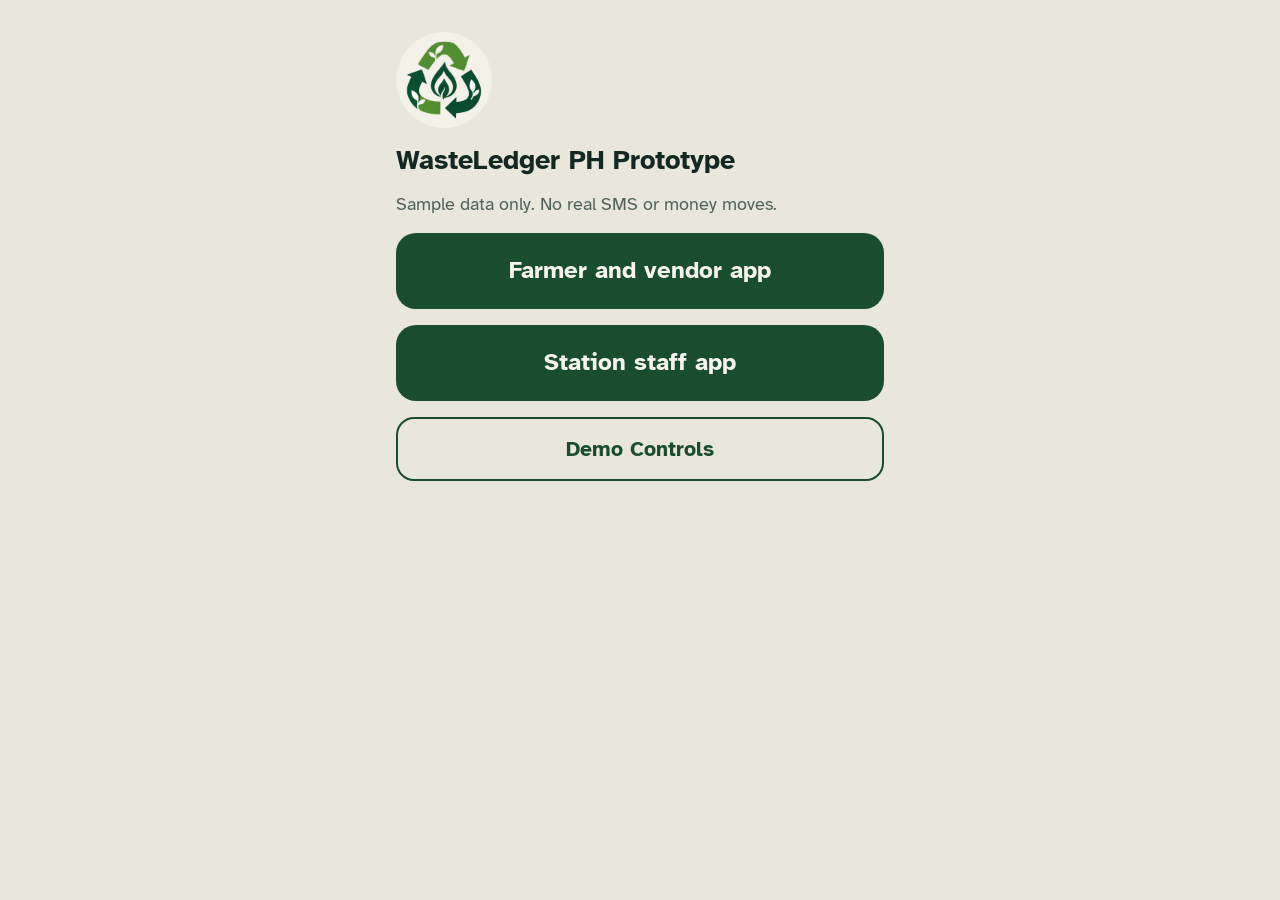
<file: app/index.html>
<!doctype html>
<html lang="fil">
<head>
<meta charset="utf-8">
<meta name="viewport" content="width=device-width, initial-scale=1">
<meta name="theme-color" content="#1A4D2E">
<title>WasteLedger PH Prototype</title>
<link rel="manifest" href="manifest.json">
<link rel="icon" type="image/png" href="assets/icons/icon-192.png">
<link rel="apple-touch-icon" href="assets/icons/apple-touch-icon.png">
<link href="https://fonts.googleapis.com/css2?family=Atkinson+Hyperlegible:wght@400;700&display=swap" rel="stylesheet">
<link rel="stylesheet" href="assets/css/tokens.css">
<link rel="stylesheet" href="assets/css/components.css">
</head>
<body>
<main class="page stack">
  <img src="assets/images/logo.png" alt="" width="96" height="96">
  <h1>WasteLedger PH Prototype</h1>
  <p class="sub">Sample data only. No real SMS or money moves.</p>
  <p class="error" id="launcher-error" role="alert" hidden></p>
  <p class="sub" id="launcher-checking">Checking the database…</p>
  <div id="launcher-setup" hidden>
    <div class="note warn">
      <p><b>The database is not set up yet.</b> Start MySQL in the XAMPP Control Panel, then press the button.</p>
    </div>
    <button class="btn big" id="install-btn" type="button">Set up demo database</button>
  </div>
  <div id="launcher-apps" class="stack" hidden>
    <a class="btn big" href="pages/supplier/dashboard.html">Farmer and vendor app</a>
    <a class="btn big" href="pages/station/dashboard.html">Station staff app</a>
    <a class="btn outline" href="pages/demo/dashboard.html">Demo Controls</a>
  </div>
</main>
<script src="js/core/utils.js"></script>
<script src="js/services/local-db.js"></script>
<script src="js/services/api.js"></script>
<script src="js/app.js"></script>
<script src="js/services/sw-register.js"></script>
</body>
</html>
</file>
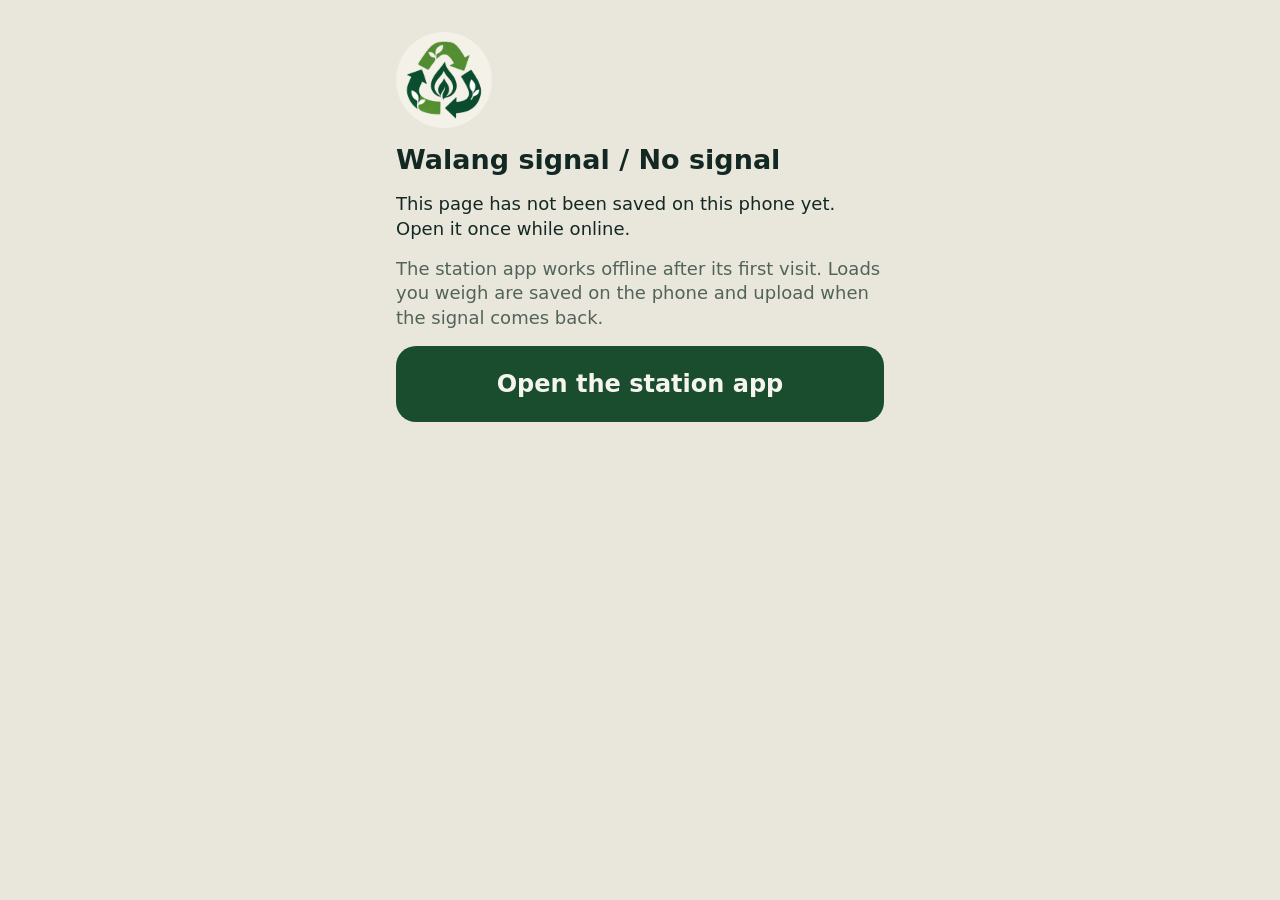
<file: app/offline.html>
<!doctype html>
<html lang="fil">
<head>
<meta charset="utf-8">
<meta name="viewport" content="width=device-width, initial-scale=1">
<meta name="theme-color" content="#1A4D2E">
<title>WasteLedger PH · Offline</title>
<link rel="icon" type="image/png" href="assets/icons/icon-192.png">
<link rel="stylesheet" href="assets/css/tokens.css">
<link rel="stylesheet" href="assets/css/components.css">
</head>
<body>
<main class="page stack">
  <img src="assets/images/logo.png" alt="WasteLedger PH" width="96" height="96">
  <h1>Walang signal / No signal</h1>
  <p>This page has not been saved on this phone yet. Open it once while online.</p>
  <p class="sub">The station app works offline after its first visit. Loads you weigh are saved on the phone and upload when the signal comes back.</p>
  <a class="btn big" href="pages/station/dashboard.html">Open the station app</a>
</main>
</body>
</html>
</file>
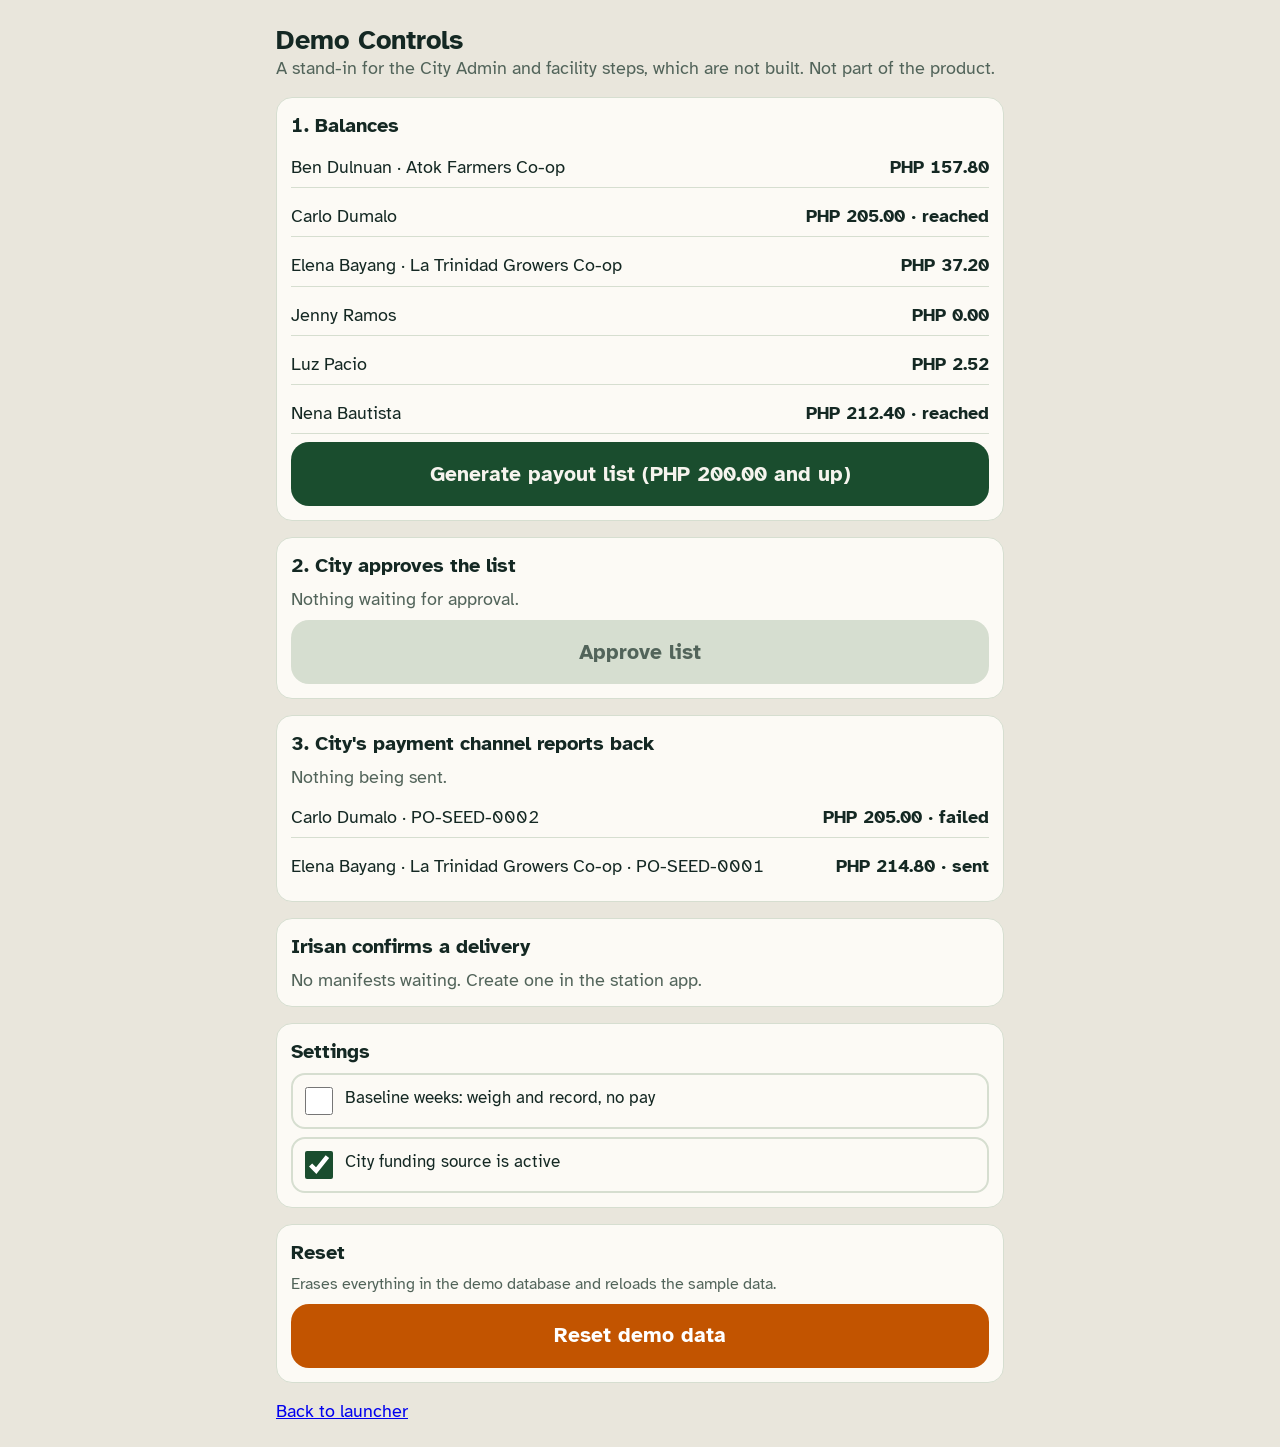
<file: app/pages/demo/dashboard.html>
<!doctype html>
<html lang="fil">
<head>
<meta charset="utf-8">
<meta name="viewport" content="width=device-width, initial-scale=1">
<meta name="theme-color" content="#1A4D2E">
<title>Demo Controls</title>
<link rel="manifest" href="../../manifest.json">
<link rel="icon" type="image/png" href="../../assets/icons/icon-192.png">
<link rel="apple-touch-icon" href="../../assets/icons/apple-touch-icon.png">
<link href="https://fonts.googleapis.com/css2?family=Atkinson+Hyperlegible:wght@400;700&display=swap" rel="stylesheet">
<link rel="stylesheet" href="../../assets/css/tokens.css">
<link rel="stylesheet" href="../../assets/css/components.css">
</head>
<body>
<main class="page wide stack">
  <div><h1>Demo Controls</h1>
    <p class="sub">A stand-in for the City Admin and facility steps, which are not built. Not part of the product.</p></div>
  <div id="msg" class="note" role="status" hidden></div>
  <div id="demo"></div>
  <p><a href="../../index.html">Back to launcher</a></p>
</main>
<script src="../../js/core/utils.js"></script>
<script src="../../js/services/local-db.js"></script>
<script src="../../js/services/api.js"></script>
<script src="../../js/features/demo.js"></script>
<script src="../../js/services/sw-register.js"></script>
</body>
</html>
</file>
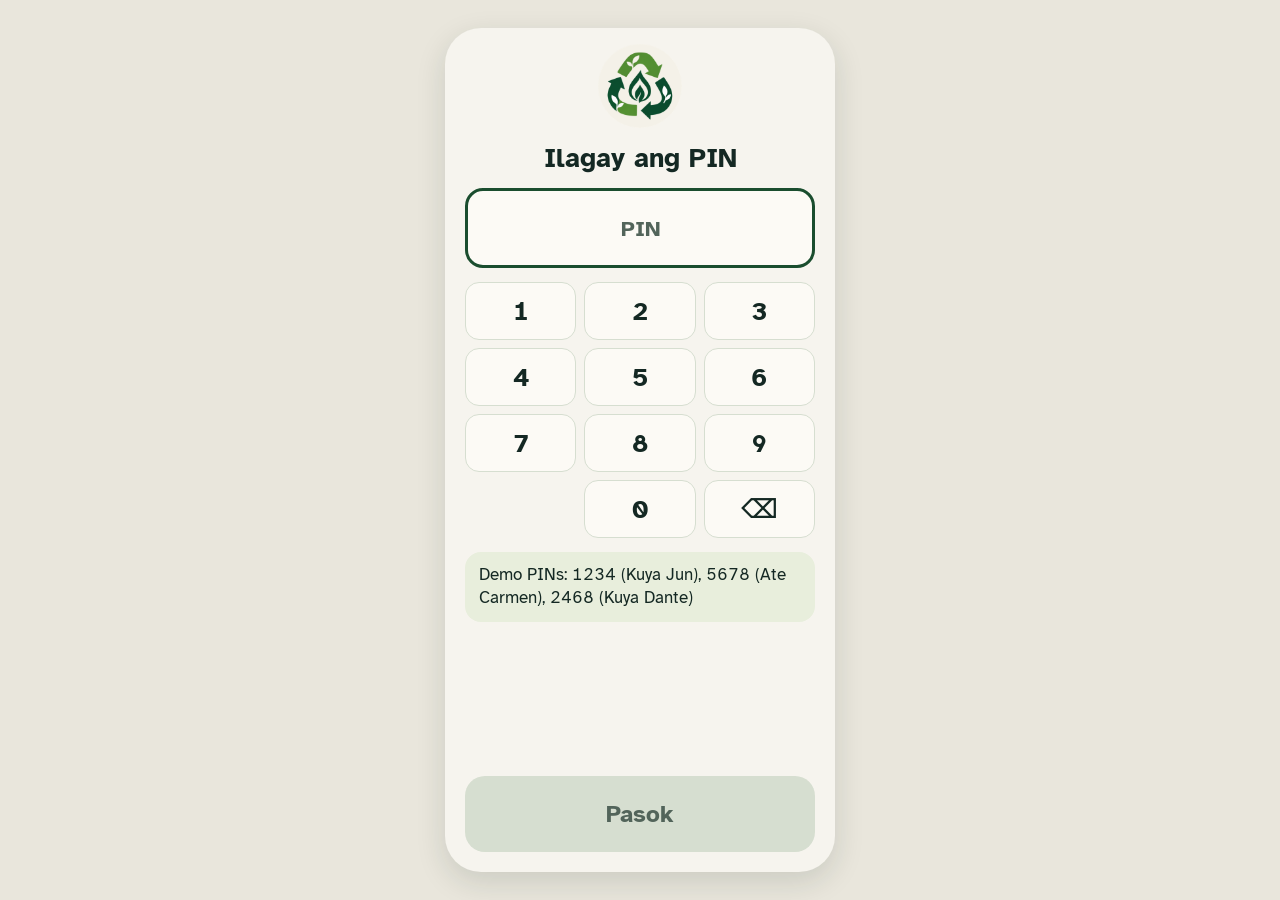
<file: app/pages/station/dashboard.html>
<!doctype html>
<html lang="fil">
<head>
<meta charset="utf-8">
<meta name="viewport" content="width=device-width, initial-scale=1">
<meta name="theme-color" content="#1A4D2E">
<title>WasteLedger Station</title>
<link rel="manifest" href="../../manifest.json">
<link rel="icon" type="image/png" href="../../assets/icons/icon-192.png">
<link rel="apple-touch-icon" href="../../assets/icons/apple-touch-icon.png">
<link href="https://fonts.googleapis.com/css2?family=Atkinson+Hyperlegible:wght@400;700&display=swap" rel="stylesheet">
<link rel="stylesheet" href="../../assets/css/tokens.css">
<link rel="stylesheet" href="../../assets/css/components.css">
</head>
<body>
<main class="phone"><div id="app"></div></main>
<noscript>This prototype needs JavaScript.</noscript>
<script src="../../js/core/utils.js"></script>
<script src="../../js/services/local-db.js"></script>
<script src="../../js/services/api.js"></script>
<script src="../../js/features/station-i18n.js"></script>
<script src="../../js/features/station.js"></script>
<script src="../../js/services/sw-register.js"></script>
</body>
</html>
</file>
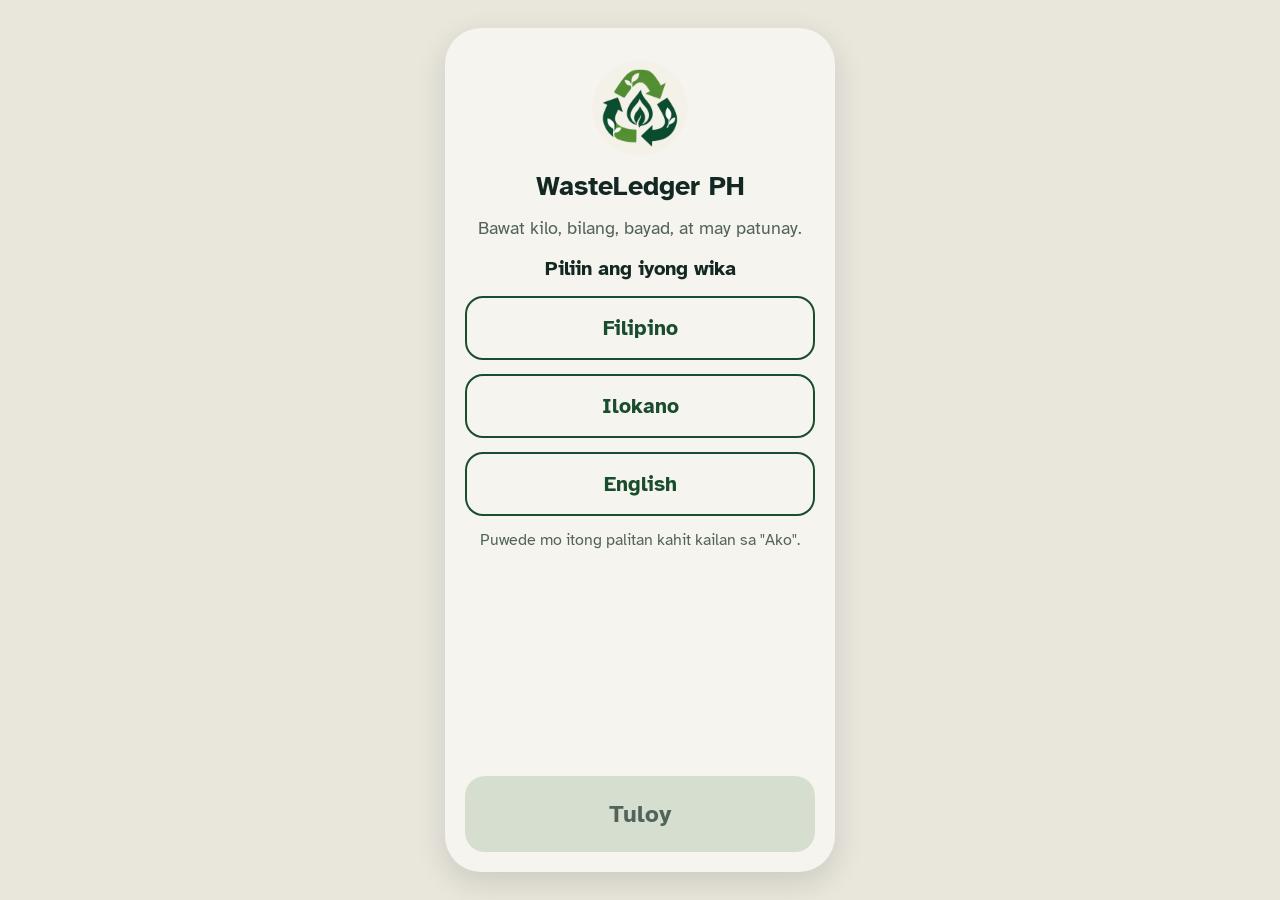
<file: app/pages/supplier/dashboard.html>
<!doctype html>
<html lang="fil">
<head>
<meta charset="utf-8">
<meta name="viewport" content="width=device-width, initial-scale=1">
<meta name="theme-color" content="#1A4D2E">
<title>WasteLedger PH</title>
<link rel="manifest" href="../../manifest.json">
<link rel="icon" type="image/png" href="../../assets/icons/icon-192.png">
<link rel="apple-touch-icon" href="../../assets/icons/apple-touch-icon.png">
<link href="https://fonts.googleapis.com/css2?family=Atkinson+Hyperlegible:wght@400;700&display=swap" rel="stylesheet">
<link rel="stylesheet" href="../../assets/css/tokens.css">
<link rel="stylesheet" href="../../assets/css/components.css">
</head>
<body>
<main class="phone"><div id="app" aria-live="off"></div></main>
<noscript>This prototype needs JavaScript.</noscript>
<script src="../../js/core/utils.js"></script>
<script src="../../js/services/local-db.js"></script>
<script src="../../js/services/api.js"></script>
<script src="../../js/features/supplier-i18n.js"></script>
<script src="../../js/features/supplier.js"></script>
<script src="../../js/services/sw-register.js"></script>
</body>
</html>
</file>
<file: app/assets/css/tokens.css>
:root {
  --cream: #F6F4EE;
  --card: #FCFAF5;
  --leaf: #65A33D;
  --leaf-tint: #E8EEDC;
  --forest: #1A4D2E;
  --charcoal: #142823;
  --muted: #52645A;
  --line: #D6DED0;
  --gold: #F9A01B;
  --gold-tint: #FFF0D3;
  --tangerine: #EA7C0A;
  --citrus: #C25400;
  --page: #E9E6DC;
  --radius: 18px;
  --tap: 64px;
  --font: 'Atkinson Hyperlegible', system-ui, -apple-system, 'Segoe UI', sans-serif;
}
</file>
<file: app/assets/css/components.css>
* { box-sizing: border-box; }
html, body { height: 100%; }
body {
  margin: 0;
  background: var(--page);
  color: var(--charcoal);
  font-family: var(--font);
  font-size: 18px;
  line-height: 1.35;
  font-variant-numeric: tabular-nums;
}
h1, h2, h3, p { margin: 0; }
h1 { font-size: 27px; line-height: 1.2; }
h2 { font-size: 20px; }
button, input, select, textarea { font: inherit; color: inherit; }
button { cursor: pointer; }
button:focus-visible, input:focus-visible, select:focus-visible, textarea:focus-visible, a:focus-visible {
  outline: 3px solid var(--citrus);
  outline-offset: 2px;
}
[hidden] { display: none !important; }

/* Phone shell: framed on desktop, full screen on a phone */
.phone {
  position: relative;
  width: 100%;
  max-width: 430px;
  height: 100dvh;
  margin: 0 auto;
  background: var(--cream);
  display: flex;
  flex-direction: column;
  overflow: hidden;
}
@media (min-width: 600px) and (min-height: 800px) {
  body { display: flex; align-items: center; justify-content: center; }
  .phone { width: 390px; height: 844px; border-radius: 36px; box-shadow: 0 10px 30px rgba(20,40,35,.14); }
}
#app { flex: 1; min-height: 0; display: flex; flex-direction: column; }
.screen { flex: 1; min-height: 0; display: flex; flex-direction: column; }
.scroll { flex: 1; min-height: 0; overflow-y: auto; padding: 16px 20px; display: flex; flex-direction: column; gap: 14px; }
.foot { flex-shrink: 0; padding: 8px 20px 20px; display: flex; flex-direction: column; gap: 10px; }
.sub { color: var(--muted); }
.small { font-size: 16px; }
.center { text-align: center; }
.row { display: flex; align-items: center; gap: 10px; }
.grow { flex: 1; min-width: 0; }
.spread { display: flex; align-items: center; justify-content: space-between; gap: 10px; }
.bold { font-weight: 700; }

/* Buttons */
.btn {
  min-height: var(--tap);
  width: 100%;
  padding: 10px 16px;
  border: 0;
  border-radius: var(--radius);
  background: var(--forest);
  color: var(--cream);
  font-size: 21px;
  font-weight: 700;
  display: flex;
  align-items: center;
  justify-content: center;
  gap: 10px;
  text-decoration: none;
}
.btn.big { min-height: 76px; font-size: 24px; border-radius: 20px; }
.btn.outline { background: transparent; color: var(--forest); border: 2px solid var(--forest); }
.btn.warn { background: var(--citrus); color: #fff; }
.btn[disabled] { background: var(--line); color: var(--muted); border-color: var(--line); cursor: not-allowed; }
.pill {
  height: 52px;
  padding: 0 16px 0 10px;
  border-radius: 26px;
  border: 1.5px solid var(--line);
  background: var(--card);
  display: inline-flex;
  align-items: center;
  gap: 4px;
  font-size: 18px;
  font-weight: 700;
}
.pill.plain { padding: 0 14px; gap: 6px; }
.top { flex-shrink: 0; padding: 16px 16px 8px; display: flex; align-items: center; gap: 8px; }

/* Forest header */
.hero {
  background: var(--forest);
  color: var(--cream);
  padding: 18px 20px 22px;
  border-radius: 0 0 28px 28px;
  display: flex;
  flex-direction: column;
  gap: 12px;
  flex-shrink: 0;
}
.hero .ghost {
  min-height: 44px;
  padding: 0 12px;
  border-radius: 22px;
  border: 1.5px solid rgba(246,244,238,.45);
  background: rgba(246,244,238,.12);
  color: var(--cream);
  font-size: 16px;
  font-weight: 700;
  display: inline-flex;
  align-items: center;
  gap: 6px;
}
.avatar {
  width: 46px; height: 46px; border-radius: 23px; flex-shrink: 0;
  background: var(--gold); color: var(--charcoal);
  font-size: 17px; font-weight: 700;
  display: flex; align-items: center; justify-content: center;
}
.money { font-size: 44px; font-weight: 700; line-height: 1.1; }
.track { height: 12px; border-radius: 6px; background: rgba(246,244,238,.25); overflow: hidden; }
.track > span { display: block; height: 100%; background: var(--gold); border-radius: 6px; }
.stat { background: rgba(246,244,238,.1); border-radius: 16px; padding: 12px 14px; display: flex; flex-direction: column; font-size: 15px; }
.stat b { font-size: 32px; }

/* Cards and lists */
.card {
  border: 1px solid var(--line);
  border-radius: 16px;
  background: var(--card);
  padding: 14px;
  display: flex;
  flex-direction: column;
  gap: 8px;
}
button.card, a.card { text-align: left; width: 100%; text-decoration: none; color: inherit; }
.note { border-radius: 16px; background: var(--leaf-tint); padding: 12px 14px; font-size: 17px; }
.note.warn { background: var(--gold-tint); border: 2px solid var(--citrus); }
.tiles { display: grid; grid-template-columns: repeat(2, minmax(0, 1fr)); gap: 12px; }
.tile {
  min-height: 92px;
  border: 1px solid var(--line);
  border-radius: 18px;
  background: var(--card);
  display: flex;
  flex-direction: column;
  align-items: center;
  justify-content: center;
  gap: 6px;
  font-size: 18px;
  font-weight: 700;
  padding: 10px;
  text-align: center;
}
.tile svg { color: var(--forest); }
.kv { display: flex; justify-content: space-between; gap: 12px; padding: 8px 0; border-bottom: 1px solid var(--line); }
.kv:last-child { border-bottom: 0; }
.kv span:last-child { font-weight: 700; text-align: right; }
.badge { display: inline-flex; align-items: center; gap: 4px; border-radius: 14px; padding: 2px 10px; font-size: 16px; font-weight: 700; background: var(--leaf-tint); }
.badge.minor { background: var(--gold-tint); }
.badge.rejected { background: var(--charcoal); color: var(--cream); }
.chips { display: flex; gap: 8px; flex-wrap: wrap; }
.chip { min-height: 48px; padding: 0 16px; border-radius: 24px; border: 1.5px solid var(--line); background: var(--card); font-size: 17px; font-weight: 700; display: inline-flex; align-items: center; gap: 6px; }
.chip[aria-pressed="true"] { background: var(--forest); border-color: var(--forest); color: var(--cream); }

/* Tracker and timeline */
.steps { display: flex; flex-direction: column; }
.step { display: flex; gap: 12px; padding-bottom: 16px; position: relative; }
.step:last-child { padding-bottom: 0; }
.step::before { content: ''; position: absolute; left: 15px; top: 32px; bottom: 0; width: 3px; background: var(--line); }
.step:last-child::before { display: none; }
.dot { width: 32px; height: 32px; flex-shrink: 0; border-radius: 16px; display: flex; align-items: center; justify-content: center; border: 3px solid var(--line); background: var(--card); color: var(--muted); }
.step.done .dot { background: var(--forest); border-color: var(--forest); color: var(--cream); }
.step.now .dot { background: var(--gold); border-color: var(--gold); color: var(--charcoal); }
.step.bad .dot { background: var(--charcoal); border-color: var(--charcoal); color: var(--cream); }
.stepper { display: grid; grid-template-columns: repeat(5, minmax(0, 1fr)); gap: 4px; padding: 0 16px 8px; flex-shrink: 0; }
.stepper div { display: flex; flex-direction: column; gap: 4px; font-size: 14px; text-align: center; color: var(--muted); }
.stepper i { height: 8px; border-radius: 4px; background: var(--line); }
.stepper .on i { background: var(--forest); }
.stepper .cur { color: var(--charcoal); font-weight: 700; }

/* Keypad */
.display {
  border-radius: 18px;
  border: 3px solid var(--forest);
  background: var(--card);
  min-height: 80px;
  display: flex;
  align-items: center;
  justify-content: center;
  gap: 8px;
  font-size: 44px;
  font-weight: 700;
}
.display small { font-size: 22px; color: var(--muted); }
.keys { display: grid; grid-template-columns: repeat(3, minmax(0, 1fr)); gap: 8px; }
.key { height: 58px; border: 1px solid var(--line); border-radius: 14px; background: var(--card); font-size: 26px; font-weight: 700; display: flex; align-items: center; justify-content: center; }
.otp { display: grid; grid-template-columns: repeat(6, minmax(0, 1fr)); gap: 6px; }
.otp span { height: 58px; border-radius: 12px; border: 2px solid var(--line); background: var(--card); display: flex; align-items: center; justify-content: center; font-size: 26px; font-weight: 700; }

/* Forms */
.field { display: flex; flex-direction: column; gap: 6px; font-weight: 700; }
.field input, .field select, .field textarea {
  min-height: 56px;
  padding: 10px 14px;
  border-radius: 14px;
  border: 2px solid var(--line);
  background: var(--card);
  font-weight: 400;
  width: 100%;
}
.check { display: flex; gap: 12px; align-items: flex-start; padding: 12px; border-radius: 14px; border: 2px solid var(--line); background: var(--card); font-size: 17px; cursor: pointer; }
.check input { width: 28px; height: 28px; flex-shrink: 0; margin: 0; accent-color: var(--forest); }
.error { color: #8E3B00; font-weight: 700; display: flex; gap: 6px; align-items: flex-start; }

/* Bottom nav */
.nav {
  flex-shrink: 0;
  display: grid;
  grid-template-columns: repeat(5, minmax(0, 1fr));
  align-items: end;
  background: var(--card);
  border-top: 1px solid var(--line);
  padding: 6px 4px 8px;
}
.nav button {
  border: 0;
  background: transparent;
  min-height: 60px;
  display: flex;
  flex-direction: column;
  align-items: center;
  justify-content: flex-end;
  gap: 2px;
  font-size: 15px;
  color: var(--muted);
  position: relative;
}
.nav button[aria-current="page"] { color: var(--forest); font-weight: 700; }
.nav .qr { margin-top: -30px; }
.nav .qr span.fab { width: 70px; height: 70px; border-radius: 35px; background: var(--citrus); color: #fff; display: flex; align-items: center; justify-content: center; box-shadow: 0 6px 14px rgba(194,84,0,.35); border: 4px solid var(--card); }
.nav .count { position: absolute; top: 2px; right: 18%; min-width: 24px; height: 24px; border-radius: 12px; background: var(--citrus); color: #fff; font-size: 15px; font-weight: 700; display: flex; align-items: center; justify-content: center; padding: 0 5px; }

/* Chat */
.bubble { max-width: 85%; padding: 10px 14px; border-radius: 16px; background: var(--card); border: 1px solid var(--line); align-self: flex-start; font-size: 18px; }
.bubble.me { align-self: flex-end; background: var(--forest); color: var(--cream); border-color: var(--forest); }
.bubble time { display: block; font-size: 15px; opacity: .85; margin-top: 2px; }

/* QR card */
.qr-card { border-radius: 22px; background: var(--forest); color: var(--cream); padding: 20px; display: flex; flex-direction: column; align-items: center; gap: 12px; }
.qr-box { background: #fff; padding: 14px; border-radius: 16px; line-height: 0; }
.qr-box svg { width: 220px; height: 220px; display: block; }

/* Scanner and photo */
.scanner { flex: 1; min-height: 240px; border-radius: 24px; border: 0; background: var(--charcoal); color: var(--cream); display: flex; flex-direction: column; align-items: center; justify-content: center; gap: 14px; font-size: 18px; font-weight: 700; padding: 16px; }
.frame { width: 170px; height: 170px; border: 6px solid var(--gold); border-radius: 16px; }
.photo-img { width: 100%; border-radius: 18px; display: block; }

.toast { position: absolute; left: 16px; right: 16px; bottom: 96px; background: var(--charcoal); color: var(--cream); border-radius: 14px; padding: 12px 16px; font-weight: 700; z-index: 5; }

@media print {
  body * { visibility: hidden; }
  .print-area, .print-area * { visibility: visible; }
  .print-area { position: fixed; left: 0; top: 0; width: 360px; }
}

/* Hero controls sit on forest, so they need their own contrast */
.hero .chip { color: var(--charcoal); background: var(--cream); border-color: var(--cream); }

/* Fixed weight entry: keypad and Next never scroll away */
.foot.entry { gap: 8px; padding-top: 8px; border-top: 1px solid var(--line); }
.entry .display { min-height: 60px; font-size: 36px; }
.entry .key { height: 50px; }
.entry .keys { gap: 6px; }
.entry .btn { min-height: 60px; }
.entry .totals { display: flex; justify-content: space-between; gap: 8px; font-size: 16px; }

.nowrap { white-space: nowrap; }
.mini { display: grid; grid-template-columns: repeat(3, minmax(0, 1fr)); gap: 4px; }
.mini div { display: flex; flex-direction: column; gap: 4px; font-size: 15px; text-align: center; color: var(--muted); }
.mini i { height: 8px; border-radius: 4px; background: var(--line); }
.mini .on { color: var(--charcoal); font-weight: 700; }
.mini .on i { background: var(--forest); }
.stat b { font-size: 28px; white-space: nowrap; }
.nav .count { background: var(--gold); color: var(--charcoal); }

/* ---- Accessibility helpers ---- */
/* Read by screen readers, not shown on screen. */
.sr-only {
  position: absolute; width: 1px; height: 1px; padding: 0; margin: -1px;
  overflow: hidden; clip: rect(0 0 0 0); white-space: nowrap; border: 0;
}
/* Headings get focus when a screen opens; they don't need a visible ring for that. */
h1[tabindex="-1"]:focus { outline: none; }
@media (prefers-reduced-motion: reduce) {
  *, *::before, *::after { animation: none !important; transition: none !important; scroll-behavior: auto !important; }
}

/* ---- Layout classes that replace inline styles ---- */
/* Full pages start at the top. The body centres the phone frame on large screens, which would push the top of a long page out of reach. */
.page { max-width: 520px; margin: 0 auto; padding: 32px 16px; width: 100%; align-self: flex-start; }
.page.wide { max-width: 760px; padding: 24px 16px; }
.stack { display: flex; flex-direction: column; gap: 16px; }
.results { display: flex; flex-direction: column; gap: 8px; }
.logo { align-self: center; }
.logo.lead { margin-top: 16px; }
.amount { font-size: 24px; }
.qr-id { font-size: 30px; font-weight: 700; }
.qr-title { font-size: 21px; }
.display.phone-num { font-size: 32px; }
.hero-title { font-size: 18px; line-height: 1.35; }
.inline-select { min-height: 48px; border-radius: 12px; border: 2px solid var(--line); padding: 0 10px; background: var(--card); }

/* Result screens (saved, queued, error, applied) */
.scroll.result { align-items: center; justify-content: center; }
.avatar.result-icon { width: 84px; height: 84px; border-radius: 42px; }
.result-icon.is-done { background: var(--forest); color: var(--cream); }
.result-icon.is-queued { background: var(--gold); color: var(--charcoal); }
.result-icon.is-error { background: var(--citrus); color: var(--cream); }

/* Selected cards and tiles follow aria-pressed, so the look and the spoken state always agree */
.card[aria-pressed="true"], .tile[aria-pressed="true"] { border: 3px solid var(--forest); background: var(--leaf-tint); }
.grade-card { min-height: 84px; }
.grade-name { font-size: 22px; }
.dot.grade-clean, .dot.grade-minor, .dot.grade-rejected { border: 0; }
.dot.grade-clean { background: var(--forest); color: var(--cream); }
.dot.grade-minor { background: var(--gold); color: var(--charcoal); }
.dot.grade-rejected { background: var(--charcoal); color: var(--cream); }
</file>
